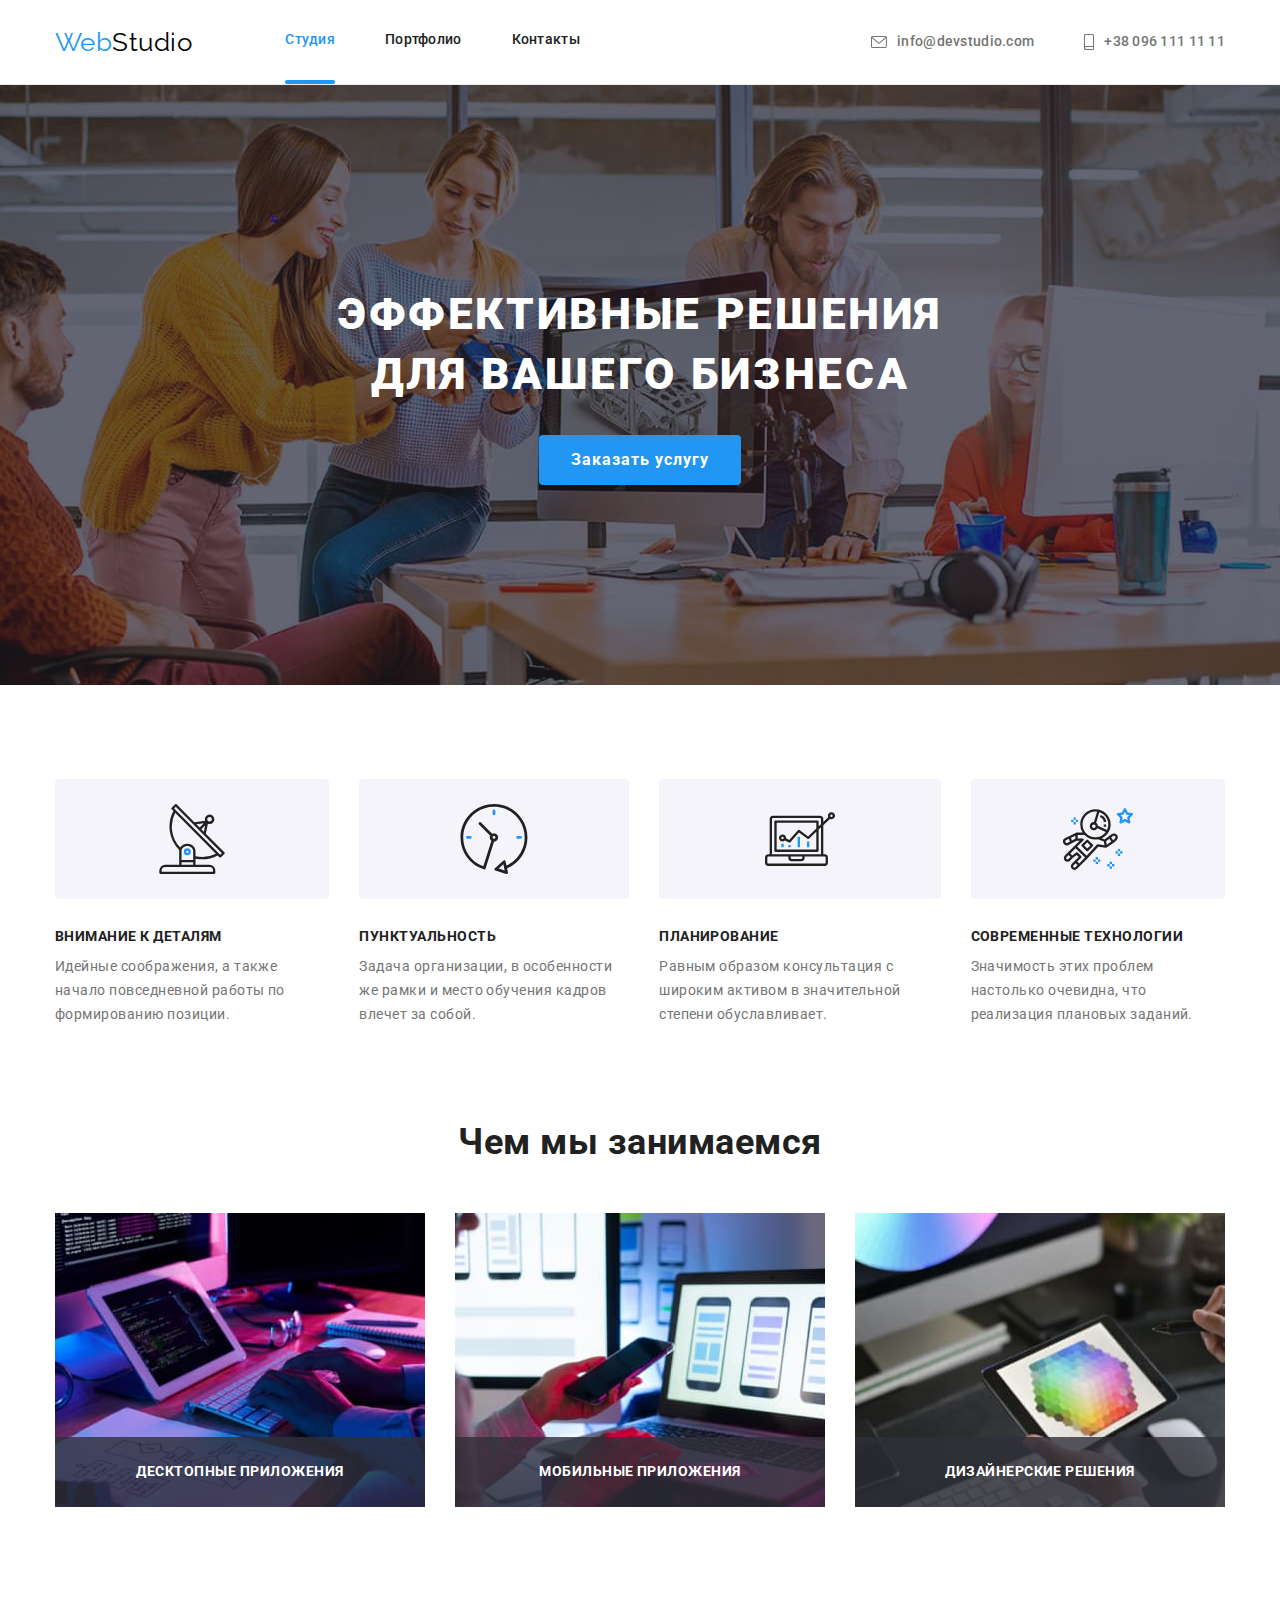
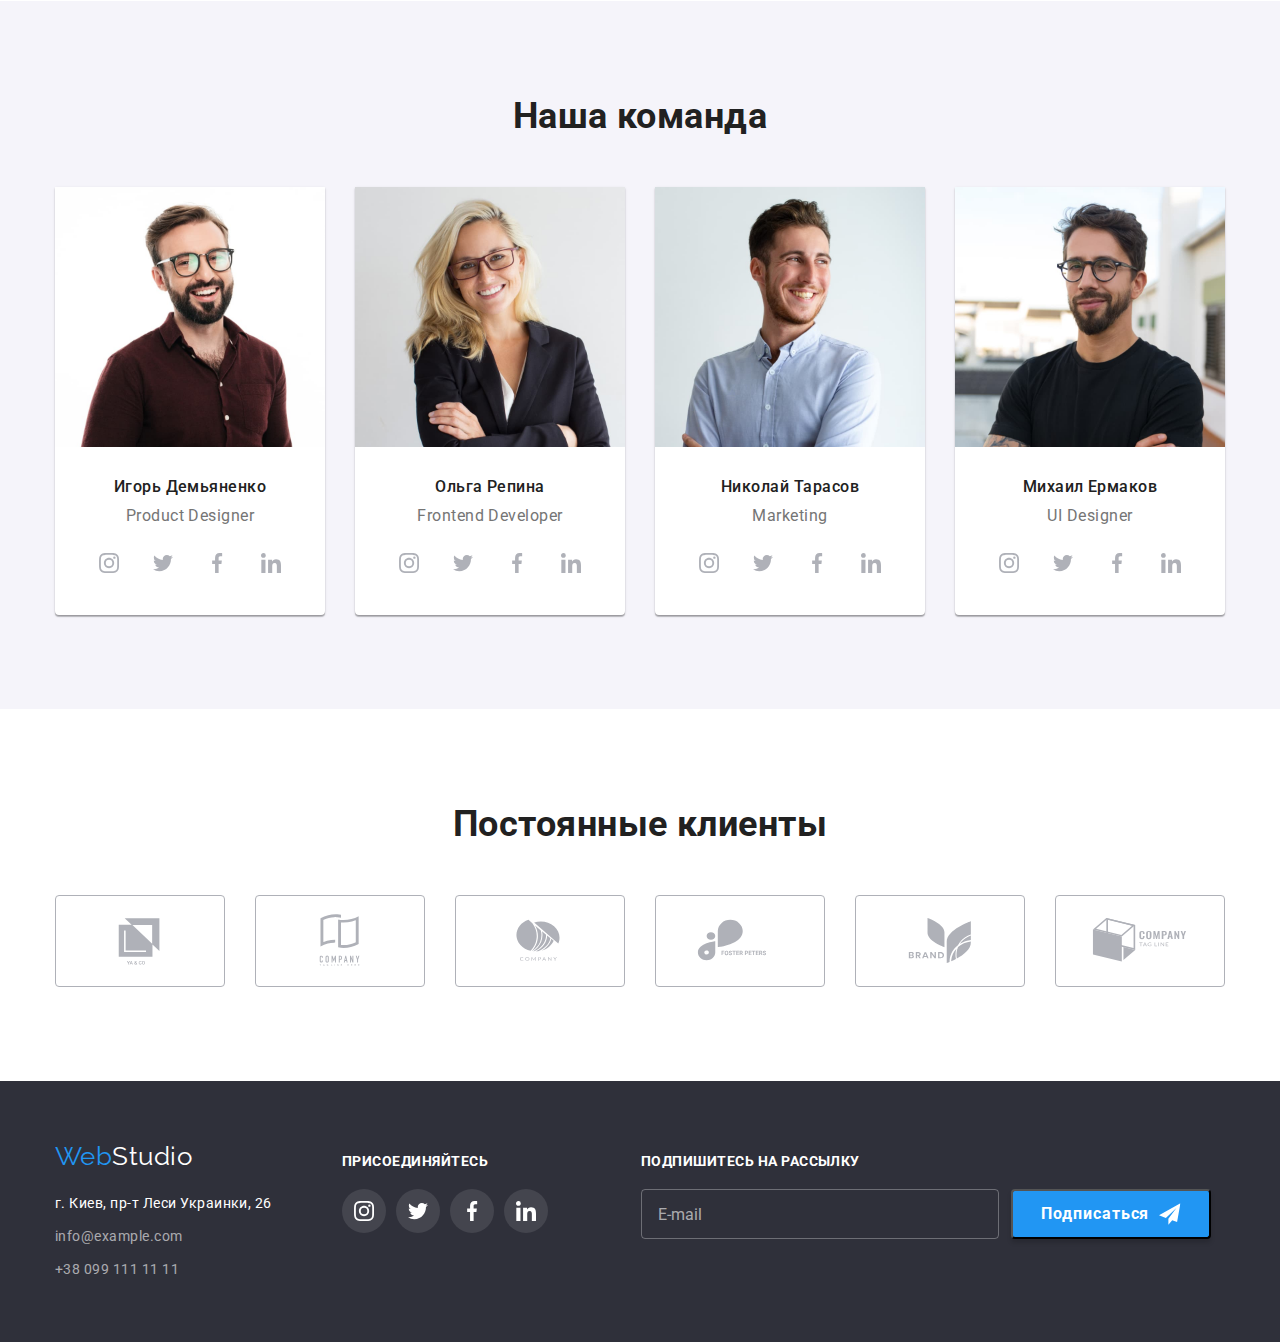
<file: index.html>
<!DOCTYPE html>
<html lang="ru">
<head>
    <meta charset="UTF-8">
    <meta http-equiv="X-UA-Compatible" content="IE=edge">
    <meta name="viewport" content="width=device-width, initial-scale=1.0">
    <title>Cтудия</title>
    <link href="https://fonts.googleapis.com/css2?family=Raleway:wght@700&family=Roboto:wght@400;500;700;900&display=swap" rel="stylesheet">
    <link rel="stylesheet" href="https://cdnjs.cloudflare.com/ajax/libs/modern-normalize/1.0.0/modern-normalize.min.css">
    <link rel="stylesheet" href="./css/styles.css">
</head>
<body>
     <!--Шапка сайта-->
    <header class="header">
        <div class="container top-line">
            <nav class="nav">
                <a href="./index.html" class="logo link">
                    Web<span class="accent">Studio</span>
                </a>
                <ul class="site-nav list">
                    <li class="item current"><a class="link current" href="./index.html">Студия</a></li>
                    <li class="item"><a class="link" href="./portfolio.html">Портфолио</a></li>
                    <li class="item"><a class="link" href="">Контакты</a></li>
                </ul>
            </nav>
            <ul class="contacs-nav list">
                <li class="item">
                    <a class="link" href="mailto:info@devstudio.com">
                        <svg class="envelope">
                            <use href="./images/icons.svg#icon-envelope"></use>
                        </svg>
                        info@devstudio.com
                    </a>
                </li>
                <li class="item">
                    <a class="link" href="tel:+380961111111">
                        <svg class="smartphone">
                            <use href="./images/icons.svg#icon-smartphone"></use>
                        </svg>
                        +38 096 111 11 11
                    </a>
                </li>
            </ul>
        </div>
    </header>
    <main>
        <!--Герой-->
        <div>
            <section class="hero">
                <h1 class="hero-title">Эффективные решения<br>для вашего бизнеса</h1>
                <button class="button" type="button" data-modal-open>Заказать услугу</button>
            </section>
        </div>
        <!--Особенности-->
        <section class="section section-features">
            <div class="container">
                <!--<h2>Особенности</h2>-->
                <ul class="list">
                    <li class="item"> 
                        <div class="icon">
                            <svg class="icon-img">
                                <use href="./images/icons.svg#icon-antenna"></use>
                            </svg>
                        </div>
                        <h3 class="title">Внимание к деталям</h3> 
                        <p class="text">Идейные соображения, а также начало повседневной работы по формированию позиции.</p>
                    </li>
                    <li class="item">
                        <div class="icon">
                            <svg class="icon-img">
                                <use href="./images/icons.svg#icon-clock"></use>
                            </svg>
                        </div>
                        <h3 class="title">Пунктуальность</h3>
                        <p class="text">Задача организации, в особенности же рамки и место обучения кадров влечет за собой.</p>
                    </li>
                    <li class="item">
                        <div class="icon">
                            <svg class="icon-img">
                                <use href="./images/icons.svg#icon-diagram"></use>
                            </svg>
                        </div>
                        <h3 class="title">Планирование</h3>
                        <p class="text">Равным образом консультация с широким активом в значительной степени обуславливает.</p>
                    </li>
                    <li class="item">
                        <div class="icon">
                            <svg class="icon-img">
                                <use href="./images/icons.svg#icon-astronaut"></use>
                            </svg>
                        </div>
                        <h3 class="title">Современные технологии</h3>
                        <p class="text">Значимость этих проблем настолько очевидна, что реализация плановых заданий.</p>
                    </li>
                </ul>
            </div>
        </section>
        <!--Чем мы занимаемся-->
        <section class="section section-job">
            <div class="container">
                <h2 class="title">Чем мы занимаемся</h2>
                <ul class="list">
                    <li class="item"><img class="picture" src="./images/jobs/img1.jpg" alt="Разработка сайтов" width="370" height="294">
                        <div class="description-job">
                            <p class="title">Десктопные приложения</p>
                        </div> 
                    </li>
                    <li class="item"><img class="picture" src="./images/jobs/img2.jpg" alt="Разработка мобильных приложений" width="370" height="294">
                        <div class="description-job">
                            <p class="title">Мобильные приложения</p>
                        </div> 
                    </li>
                    <li class="item"><img class="picture" src="./images/jobs/img3.jpg" alt="Разработка приложений для планшетов" width="370" height="294">
                        <div class="description-job">
                            <p class="title">Дизайнерские решения</p>
                        </div> 
                    </li>
                </ul>
            </div>
        </section>
        <!--Наша команда-->
        <section class="section section-team">
            <div class="container">
                <h2 class="title">Наша команда</h2>
                <ul class="list">
                    <li class="item">
                        <img class="foto" src="./images/team/photo1.jpg" alt="Фото дизайнера продукта" width="270" height="260">
                        <div class="description-foto">
                            <h3 class="name">Игорь Демьяненко</h3>
                            <p class="text" lang="en">Product Designer</p>
                            <ul class="list">
                                <li class="item-social">
                                    <a class="social" href="">
                                        <svg class="social-icon">
                                            <use href="./images/icons.svg#icon-instagram"></use>
                                        </svg>
                                    </a>
                                </li>
                                <li class="item-social">
                                    <a class="social" href="">
                                        <svg class="social-icon">
                                            <use href="./images/icons.svg#icon-twitter"></use>
                                        </svg>
                                    </a>
                                </li>
                                <li class="item-social">
                                    <a class="social" href="">
                                        <svg class="social-icon">
                                            <use href="./images/icons.svg#icon-facebook"></use>
                                        </svg>
                                    </a>
                                </li>
                                <li class="item-social">
                                    <a class="social" href="">
                                        <svg class="social-icon">
                                            <use href="./images/icons.svg#icon-linkedin"></use>
                                        </svg>
                                    </a>
                                </li>
                            </ul>
                        </div>
                    </li>
                    <li class="item">
                        <img class="foto" src="./images/team/photo2.jpg" alt="Фото Frontend разработчика" width="270" height="260"> 
                        <div class="description-foto">
                            <h3 class="name">Ольга Репина</h3>
                            <p class="text" lang="en">Frontend Developer</p>    
                            <ul class="list">
                                <li class="item-social">
                                    <a class="social" href="">
                                        <svg class="social-icon">
                                            <use href="./images/icons.svg#icon-instagram"></use>
                                        </svg>
                                    </a>
                                </li>
                                <li class="item-social">
                                    <a class="social" href="">
                                        <svg class="social-icon">
                                            <use href="./images/icons.svg#icon-twitter"></use>
                                        </svg>
                                    </a>
                                </li>
                                <li class="item-social">
                                    <a class="social" href="">
                                        <svg class="social-icon">
                                            <use href="./images/icons.svg#icon-facebook"></use>
                                        </svg>
                                    </a>
                                </li>
                                <li class="item-social">
                                    <a class="social" href="">
                                        <svg class="social-icon">
                                            <use href="./images/icons.svg#icon-linkedin"></use>
                                        </svg>
                                    </a>
                                </li>
                            </ul>
                        </div>
                    </li>
                    <li class="item">
                        <img class="foto" src="./images/team/photo3.jpg" alt="Фото сотрудника одела маркетинга" width="270" height="260">
                        <div class="description-foto">
                            <h3 class="name">Николай Тарасов</h3>
                            <p class="text" lang="en">Marketing</p>
                            <ul class="list">
                                <li class="item-social">
                                    <a class="social" href="">
                                        <svg class="social-icon">
                                            <use href="./images/icons.svg#icon-instagram"></use>
                                        </svg>
                                    </a>
                                </li>
                                <li class="item-social">
                                    <a class="social" href="">
                                        <svg class="social-icon">
                                            <use href="./images/icons.svg#icon-twitter"></use>
                                        </svg>
                                    </a>
                                </li>
                                <li class="item-social">
                                    <a class="social" href="">
                                        <svg class="social-icon">
                                            <use href="./images/icons.svg#icon-facebook"></use>
                                        </svg>
                                    </a>
                                </li>
                                <li class="item-social">
                                    <a class="social" href="">
                                        <svg class="social-icon">
                                            <use href="./images/icons.svg#icon-linkedin"></use>
                                        </svg>
                                    </a>
                                </li>
                            </ul>
                        </div>
                    </li>
                    <li class="item">
                        <img class="foto" src="./images/team/photo4.jpg" alt="Фото UI Дизайнера" width="270" height="260">
                        <div class="description-foto">
                            <h3 class="name">Михаил Ермаков</h3>
                            <p class="text" lang="en">UI Designer</p>
                            <ul class="list">
                                <li class="item-social">
                                    <a class="social" href="">
                                        <svg class="social-icon">
                                            <use href="./images/icons.svg#icon-instagram"></use>
                                        </svg>
                                    </a>
                                </li>
                                <li class="item-social">
                                    <a class="social" href="">
                                        <svg class="social-icon">
                                            <use href="./images/icons.svg#icon-twitter"></use>
                                        </svg>
                                    </a>
                                </li>
                                <li class="item-social">
                                    <a class="social" href="">
                                        <svg class="social-icon">
                                            <use href="./images/icons.svg#icon-facebook"></use>
                                        </svg>
                                    </a>
                                </li>
                                <li class="item-social">
                                    <a class="social" href="">
                                        <svg class="social-icon">
                                            <use href="./images/icons.svg#icon-linkedin"></use>
                                        </svg>
                                    </a>
                                </li>
                            </ul>
                        </div>
                    </li>
                </ul>
            </div>
        </section>
        <section class="section section-clients">
            <div class="container">
                <h2 class="title">Постоянные клиенты</h2>
                <ul class="list">
                    <li class="item">
                        <a class="link" href="">
                            <svg class="icon-logo">
                                <use href="./images/icons.svg#icon-logo1"></use>
                            </svg>
                        </a>
                    </li>
                    <li class="item">
                        <a class="link" href="">
                            <svg class="icon-logo">
                                <use href="./images/icons.svg#icon-logo2"></use>
                            </svg>
                        </a>
                    </li>
                    <li class="item">
                        <a class="link" href="">
                            <svg class="icon-logo">
                                <use href="./images/icons.svg#icon-logo3"></use>
                            </svg>
                        </a>
                    </li>
                    <li class="item">
                        <a class="link" href="">
                            <svg class="icon-logo logo4">
                                <use href="./images/icons.svg#icon-logo4"></use>
                            </svg>
                        </a>
                    </li>
                    <li class="item">
                        <a class="link" href="">
                            <svg class="icon-logo">
                                <use href="./images/icons.svg#icon-logo5"></use>
                            </svg>
                        </a>
                    </li>
                    <li class="item">
                        <a class="link" href="">
                            <svg class="icon-logo">
                                <use href="./images/icons.svg#icon-logo6"></use>
                            </svg>
                        </a>
                    </li>
                </ul>
            </div>
        </section>
    </main>
    <!--Подвал сайта-->
    <footer class="site-footer">
        <div class="container">
            <div class="logo-address">
                <a href="./index.html" class="logo-footer link">
                    Web<span class="accent">Studio</span>
                </a>
                <address>
                    <ul class="address list">
                        <li class="text">г. Киев, пр-т Леси Украинки, 26</li>
                        <li><a class="link" href="mailto:info@example.com">info@example.com</a></li>
                        <li><a class="link last" href="tel:+380991111111">+38 099 111 11 11</a></li>
                    </ul>
                </address>
            </div>
            <div class="social-footer">
                <p class="text">ПРИСОЕДИНЯЙТЕСЬ</p>
                <ul class="list">
                    <li class="item-footer-social">
                        <a class="footer-social" href="">
                            <svg class="footer-social-icon">
                                <use href="./images/icons.svg#icon-instagram"></use>
                            </svg>
                        </a>
                    </li>
                    <li class="item-footer-social">
                        <a class="footer-social" href="">
                            <svg class="footer-social-icon">
                                <use href="./images/icons.svg#icon-twitter"></use>
                            </svg>
                        </a>
                    </li>
                    <li class="item-footer-social">
                        <a class="footer-social" href="">
                            <svg class="footer-social-icon">
                                <use href="./images/icons.svg#icon-facebook"></use>
                            </svg>
                        </a>
                    </li>
                    <li class="item-footer-social">
                        <a class="footer-social" href="">
                            <svg class="footer-social-icon">
                                <use href="./images/icons.svg#icon-linkedin"></use>
                            </svg>
                        </a>
                    </li>
                </ul>
            </div>
            <div class="subscription">
                <p class="text">ПОДПИШИТЕСЬ НА РАССЫЛКУ</p>
                <form class="form-footer">
                    <input class="footer-input" type="email" name="email" placeholder="E-mail"/>
                    <button type="submit" class="button-footer-submit">Подписаться
                        <svg class="send" width="24px" height="24px">
                            <use href="./images/icons.svg#icon-send"></use>
                        </svg>
                    </button>
                </form> 
            </div>
        </div>
    </footer>
    <div class="backdrop" data-modal>
        <div class="modal-window">
            <button class="modal-button" type="button" data-modal-close>
                <svg class="icon-close" width="18px" height="18px">
                    <use href="./images/icons.svg#icon-close"></use>
                </svg>
            </button>
            <form action="#" class="modal-form">
                <p class="modal-window-text">Оставьте свои данные, мы вам перезвоним</p>
                <label class="modal-label">
                    Имя
                    <span class="modal-input-and-icon">
                        <input type="text" name="user-name" class="modal-input" minlength="2" required>
                        <svg class="modal-icon" width="18px" height="18px">
                            <use href="./images/icons.svg#icon-person"></use>
                        </svg>
                    </span>
                </label>
                <label class="modal-label">
                    Телефон
                    <span class="modal-input-and-icon">
                        <input type="tel" name="user-telephone" class="modal-input" pattern="[0-9]{3}-[0-9]{3}-[0-9]{2}-[0-9]{2}" title="000-000-00-00" required>
                        <svg class="modal-icon" width="18px" height="18px">
                            <use href="./images/icons.svg#icon-phone"></use>
                        </svg>
                    </span>
                </label>
                <label class="modal-label">
                    Почта
                    <span class="modal-input-and-icon">
                        <input type="email" name="user-email" class="modal-input" required>
                        <svg class="modal-icon" width="18px" height="18px">
                            <use href="./images/icons.svg#icon-email"></use>
                        </svg>
                    </span>
                </label>
                <label class="modal-label">
                    Комментарий
                    <textarea class="modal-message" name="user-message" placeholder="Введите текст"></textarea>
                </label>
                <input type="checkbox" name="user-agreement" class="modal-checkbox visualy-hidden" id="modal-checkbox" required>
                <label for="modal-checkbox" class="modal-label-checkbox">
                    <svg class="checkbox-square" width="16px" height="15px">
                        <use href="./images/icons.svg#icon-square"></use>
                    </svg>
                    <svg class="checkbox-mark" width="16px" height="15px">
                        <use href="./images/icons.svg#icon-check"></use>
                    </svg>
                    Соглашаюсь с рассылкой и принимаю 
                    <a href="" class="modal-link">Условия договора</a>
                </label>
                <button type="submit" class="modal-form-button">Отправить</button>
            </form> 
            
        </div>
    </div>

    <script src="./js/modal.js"></script>
</body>
</html>
</file>
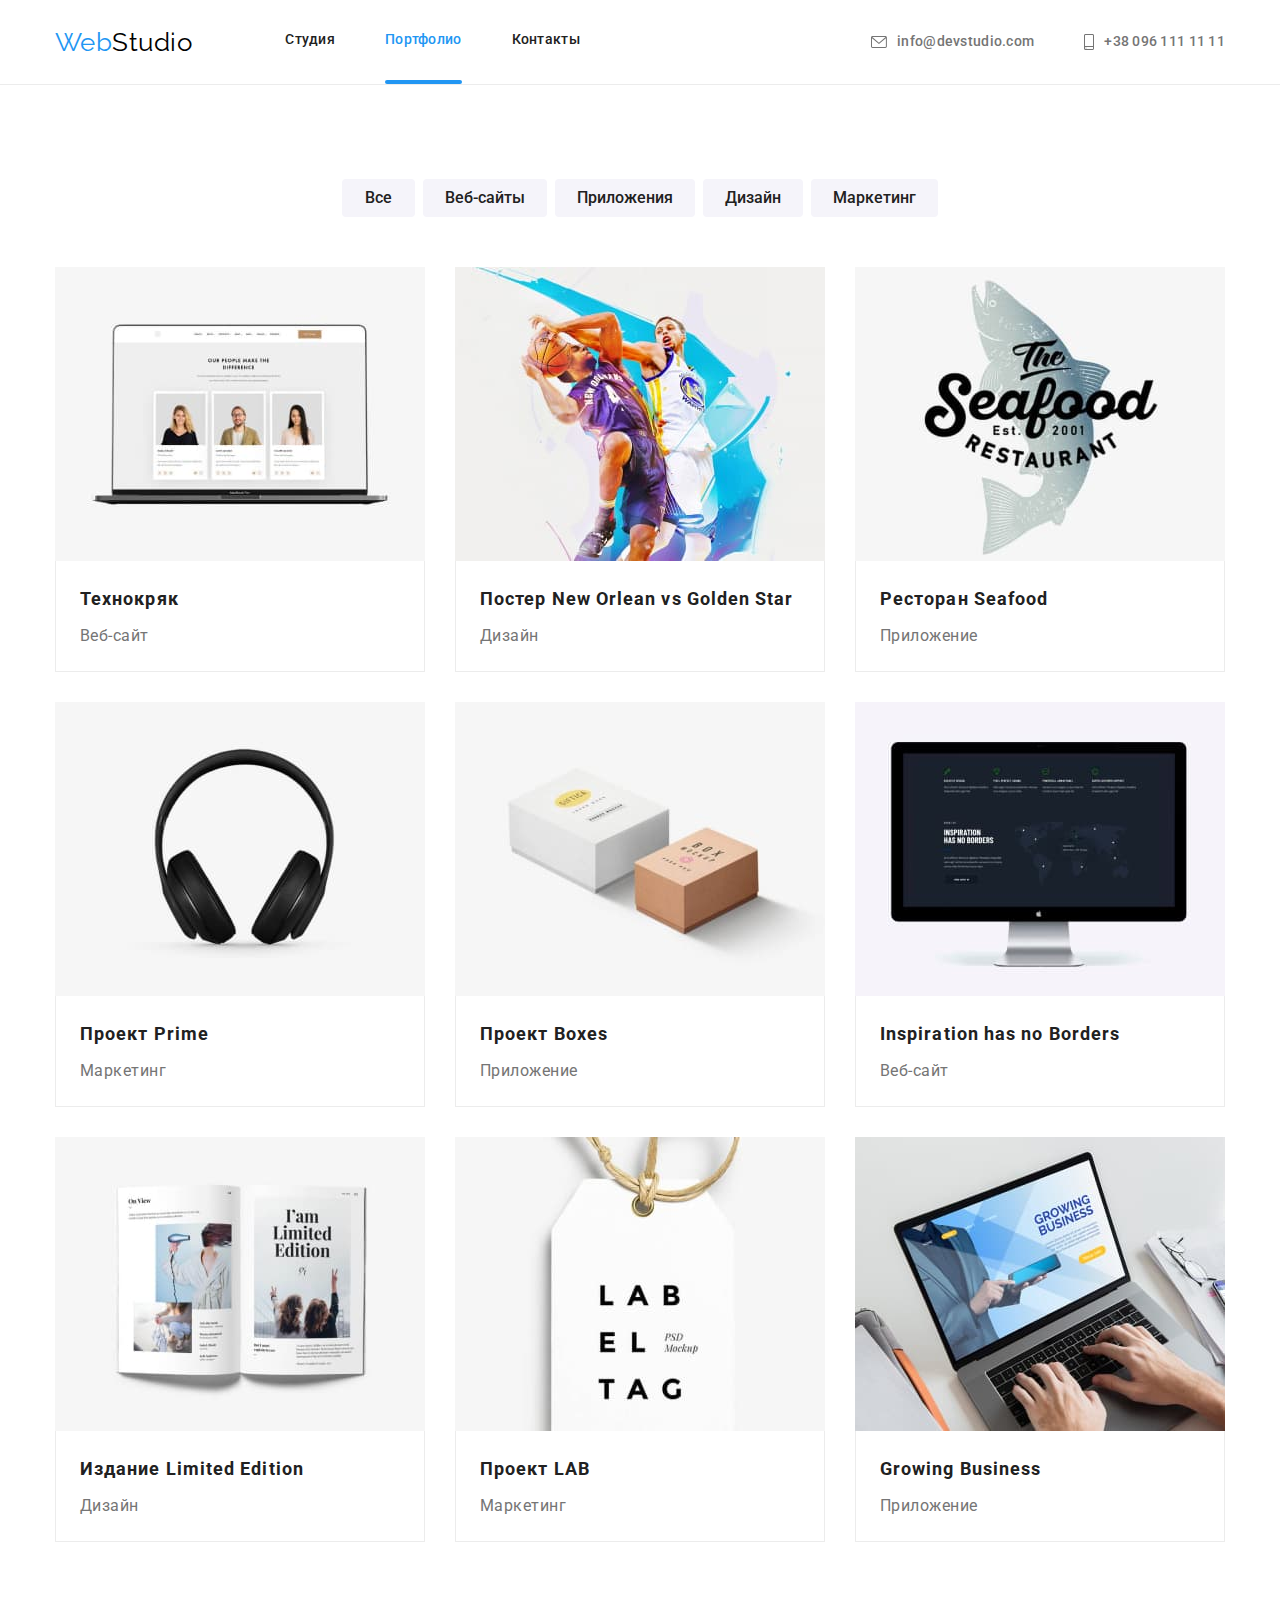
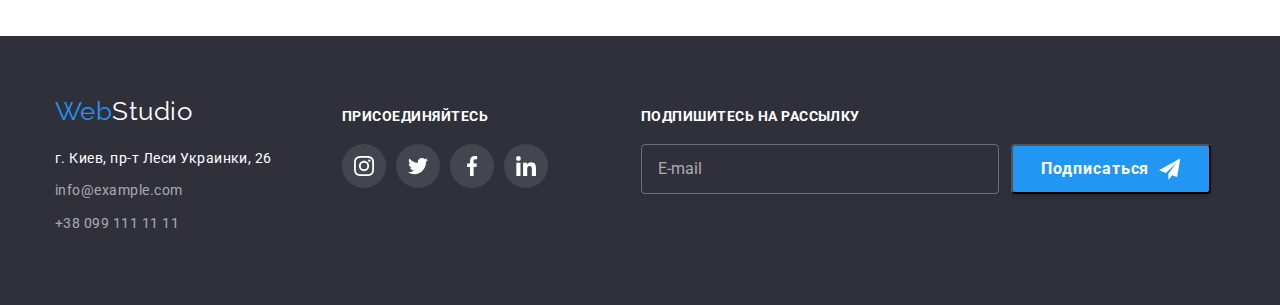
<file: portfolio.html>
<!DOCTYPE html>
<html lang="ru">
<head>
    <meta charset="UTF-8">
    <meta http-equiv="X-UA-Compatible" content="IE=edge">
    <meta name="viewport" content="width=device-width, initial-scale=1.0">
    <title>Портфолио</title>
    <link href="https://fonts.googleapis.com/css2?family=Raleway:wght@700&family=Roboto:wght@400;500;700;900&display=swap" rel="stylesheet">
    <link rel="stylesheet" href="https://cdnjs.cloudflare.com/ajax/libs/modern-normalize/1.0.0/modern-normalize.min.css">
    <link rel="stylesheet" href="./css/styles.css">
</head>
<body>
    <!--Шапка сайта-->
    <header class="header">
        <div class="container top-line">
            <nav class="nav">
                <a href="./index.html" class="logo link">
                    Web<span class="accent">Studio</span>
                </a>
                <ul class="site-nav list">
                    <li class="item"><a class="link" href="./index.html">Студия</a></li>
                    <li class="item current"><a class="link current" href="./portfolio.html">Портфолио</a></li>
                    <li class="item"><a class="link" href="">Контакты</a></li>
                </ul>
            </nav>
            <ul class="contacs-nav list">
                <li class="item">
                    <a class="link" href="mailto:info@devstudio.com">
                        <svg class="envelope">
                            <use href="./images/icons.svg#icon-envelope"></use>
                        </svg>
                        info@devstudio.com
                    </a>
                </li>
                <li class="item">
                    <a class="link" href="tel:+380961111111">
                        <svg class="smartphone">
                            <use href="./images/icons.svg#icon-smartphone"></use>
                        </svg>
                        +38 096 111 11 11
                    </a>
                </li>
            </ul>
        </div>
    </header>
        <main>
            <section class="section section-portfolio">
                <div class="container">
                    <!--Фильтры-->
                    <ul class="list-buttons">
                        <li class="item"><button class="button-portfolio" type="button">Все</button></li>
                        <li class="item"><button class="button-portfolio" type="button">Веб-сайты</button></li>
                        <li class="item"><button class="button-portfolio" type="button">Приложения</button></li>
                        <li class="item"><button class="button-portfolio" type="button">Дизайн</button></li>
                        <li class="item"><button class="button-portfolio" type="button">Маркетинг</button></li>
                    </ul>
                    <!--Портфолио-->
                    <ul class="list-img">
                        <li class="item">
                            <div class="picture-and-overlay">
                                <img class="picture" src="./images/portfolio/img7.jpg" alt="Экран ноутбука с сайтом" width="370" height="294">
                                <p class="overlay">Технокряк это современная площадка распространения коронавируса. Компании используют эту платформу для цифрового шпионажа и атак на защищённые сервера конкурентов.</p>
                            </div>
                            <div class="title-text">
                                <h3 class="title">Технокряк</h3>
                                <p class="text">Веб-сайт</p>
                            </div>  
                        </li>
                        <li class="item">
                            <div class="picture-and-overlay">
                                <img class="picture" src="./images/portfolio/img8.jpg" alt="Постер" width="370" height="294"> 
                                <p class="overlay">Lorem ipsum, dolor sit amet consectetur adipisicing elit. Natus distinctio eaque cumque, eum necessitatibus architecto libero cupiditate, esse itaque optio, maxime fugit quaerat sint non dolore tenetur. Ipsum, mollitia magni?</p>
                            </div>
                            <div class="title-text">
                                <h3 class="title">Постер New Orlean vs Golden Star</h3>
                                <p class="text">Дизайн</p>
                            </div>
                        </li>
                        <li class="item">
                            <div class="picture-and-overlay">
                                <img class="picture" src="./images/portfolio/img9.jpg" alt="Логотип ресторана Seefood" width="370" height="294">
                                <p class="overlay">Lorem ipsum dolor sit amet consectetur adipisicing elit. Nostrum nisi eaque delectus consequuntur aliquam quam totam numquam mollitia? Eligendi eum consequatur ratione soluta deserunt commodi dolor sapiente tenetur. Aut, vitae!</p>
                            </div>
                            <div class="title-text">
                                <h3 class="title">Ресторан Seafood</h3>
                                <p class="text">Приложение</p>
                            </div>
                        </li>
                        <li class="item">
                            <div class="picture-and-overlay">
                                <img class="picture" src="./images/portfolio/img10.jpg" alt="Наушники" width="370" height="294">
                                <p class="overlay">Lorem ipsum dolor sit amet, consectetur adipisicing elit. Animi corporis sint quibusdam aut alias quidem, neque, obcaecati dolorem possimus vitae consequatur dolore mollitia porro reprehenderit inventore! Quam maxime consequatur et!</p>
                            </div>
                            <div class="title-text">
                                <h3 class="title">Проект Prime</h3>
                                <p class="text">Маркетинг</p>
                            </div>
                        </li>
                        <li class="item">
                            <div class="picture-and-overlay">
                                <img class="picture" src="./images/portfolio/img11.jpg" alt="Две коробки" width="370" height="294">
                                <p class="overlay">Lorem, ipsum dolor sit amet consectetur adipisicing elit. Officia animi quibusdam voluptatibus hic suscipit reiciendis consequatur. Facere, dolore. Assumenda, facere! Laborum molestias deserunt ea consequuntur, error nobis quo explicabo laboriosam!</p>
                            </div>
                            <div class="title-text">
                                <h3 class="title">Проект Boxes</h3>
                                <p class="text">Приложение</p>
                            </div>
                        </li>
                        <li class="item">
                            <div class="picture-and-overlay">
                                <img class="picture" src="./images/portfolio/img12.jpg" alt="Экран монитора с сайтом" width="370" height="294">
                                <p class="overlay">Lorem ipsum dolor sit amet consectetur adipisicing elit. Nisi ipsa maiores deserunt nostrum nihil aperiam iste earum, quisquam corrupti exercitationem esse laudantium ratione adipisci officia assumenda quasi eum, nesciunt explicabo.</p>
                            </div>
                            <div class="title-text">
                                <h3 class="title" lang="en">Inspiration has no Borders</h3>
                                <p class="text">Веб-сайт</p>
                            </div>
                        </li>
                        <li class="item">
                            <div class="picture-and-overlay">
                                <img  class="picture" src="./images/portfolio/img13.jpg" alt="Открытый журнал" width="370" height="294">
                                <p class="overlay">Lorem ipsum dolor sit amet consectetur, adipisicing elit. Suscipit sit perspiciatis aliquid a consectetur molestiae saepe eos, quis velit nostrum minima voluptas dignissimos obcaecati ipsum autem reiciendis recusandae possimus dolorem.</p>
                            </div>
                            <div class="title-text">
                                <h3 class="title">Издание Limited Edition</h3>
                                <p class="text">Дизайн</p>
                            </div>
                        </li>
                        <li class="item">
                            <div class="picture-and-overlay">
                                <img class="picture" src="./images/portfolio/img14.jpg" alt="Бирка с логотипом проекта LAB" width="370" height="294">
                                <p class="overlay">Lorem ipsum dolor sit amet, consectetur adipisicing elit. Error qui velit consequuntur cum quaerat blanditiis odio nam assumenda est vitae! Quasi, blanditiis totam laborum ea nobis libero alias. Veritatis, repellendus.</p>
                            </div>
                            <div class="title-text">
                                <h3 class="title">Проект LAB</h3>
                                <p class="text">Маркетинг</p>
                            </div>
                        </li>
                        <li class="item">
                            <div class="picture-and-overlay">
                                <img class="picture" src="./images/portfolio/img15.jpg" alt="Ноутбук с открытым приложением" width="370" height="294">
                                <p class="overlay">Lorem ipsum, dolor sit amet consectetur adipisicing elit. Fuga, repellat, similique eius eaque quisquam fugit unde quod ab nobis vitae eligendi minima quae excepturi ullam nulla! Earum dignissimos aut ad.</p>
                            </div>
                            <div class="title-text">
                                <h3 class="title">Growing Business</h3>
                                <p class="text">Приложение</p>
                            </div>
                        </li>
                    </ul>
                </div>
            </section>
        </main> 
        <footer class="site-footer">
            <div class="container">
                <div class="logo-address">
                    <a href="./index.html" class="logo-footer link">
                        Web<span class="accent">Studio</span>
                    </a>
                    <address>
                        <ul class="address list">
                            <li class="text">г. Киев, пр-т Леси Украинки, 26</li>
                            <li><a class="link" href="mailto:info@example.com">info@example.com</a></li>
                            <li><a class="link" href="tel:+380991111111">+38 099 111 11 11</a></li>
                        </ul>
                    </address>
                </div>    
                <div class="social-footer">
                    <p class="text">ПРИСОЕДИНЯЙТЕСЬ</p>
                    <ul class="list">
                        <li class="item-footer-social">
                            <a class="footer-social" href="">
                                <svg class="footer-social-icon">
                                    <use href="./images/icons.svg#icon-instagram"></use>
                                </svg>
                            </a>
                        </li>
                        <li class="item-footer-social">
                            <a class="footer-social" href="">
                                <svg class="footer-social-icon">
                                    <use href="./images/icons.svg#icon-twitter"></use>
                                </svg>
                            </a>
                        </li>
                        <li class="item-footer-social">
                            <a class="footer-social" href="">
                                <svg class="footer-social-icon">
                                    <use href="./images/icons.svg#icon-facebook"></use>
                                </svg>
                            </a>
                        </li>
                        <li class="item-footer-social">
                            <a class="footer-social" href="">
                                <svg class="footer-social-icon">
                                    <use href="./images/icons.svg#icon-linkedin"></use>
                                </svg>
                            </a>
                        </li>
                    </ul>
                </div>
                <div class="subscription">
                    <p class="text">ПОДПИШИТЕСЬ НА РАССЫЛКУ</p>
                    <form class="form-footer">
                        <input class="footer-input" type="email" name="email" placeholder="E-mail"/>
                        <button type="submit" class="button-footer-submit">Подписаться
                            <svg class="send" width="24px" height="24px">
                                <use href="./images/icons.svg#icon-send"></use>
                            </svg>
                        </button>
                    </form> 
                </div>
            </div>
        </footer>
</body>
</html>
</file>
<file: css/styles.css>
:root {
    --title-text-color: #212121;
    --primary-text-color: #757575;
}
body {
    background: #FFFFFF;
    color: var(--primary-text-color);
    font-family: Roboto, sans-serif; 
    letter-spacing: 0.03em;
}
.link {
    text-decoration: none;
}
.list, .list-buttons, .list-img {
    padding: 0;
    margin: 0;
    list-style: none;
}
.container{
    width: 1200px;
    padding-left: 15px;
    padding-right: 15px;
    margin-left: auto;
    margin-right: auto;
}
.header{
    border-bottom: 1px solid #ECECEC;
}
.visualy-hidden {
    position: absolute !important;
    clip: rect(1px 1px 1px 1px);
    clip: rect(1px, 1px, 1px, 1px);
    padding: 0 !important;
    border: 0 !important;
    height: 1px !important;
    width: 1px !important;
    overflow: hidden; 
}
/*Логотип */
.logo {
    margin-right: 93px;
    
    color: #2196F3;
    font-family: Raleway, sans-serif;
    font-size: 26px;
    line-height: 1.19;
}
.logo .accent{
    color: #000000;
}
/* Навигация сайта */
.top-line, .nav {
    display: flex;
    align-items: center;
}
.site-nav,
.contacs-nav {
    display: flex;
    margin-left: auto;
}
.site-nav .item:not(:last-child),
.contacs-nav .item:not(:last-child) {
    margin-right: 50px;
}
.site-nav .link{
    display: block;
    padding-top: 32px;
    padding-bottom: 32px;

    color: var(--title-text-color);
    font-weight: 500;
    font-size: 14px;
    line-height: 1.14;
    letter-spacing: 0.02em;

    transition: color 250ms cubic-bezier(0.4, 0, 0.2, 1);
}
.contacs-nav .link {
    display: flex;
    align-items: center;
    padding-top: 32px;
    padding-bottom: 32px;

    color: var(--primary-text-color);
    font-weight: 500;
    font-size: 14px;
    line-height: 1.14;
    letter-spacing: 0.02em;

    transition: color 250ms cubic-bezier(0.4, 0, 0.2, 1);
}
.envelope{
    width: 16px;
    height: 12px;
    margin-right: 10px;
    fill: #757575;
    transition: fill 250ms cubic-bezier(0.4, 0, 0.2, 1);
}
.smartphone{
    width: 10px;
    height: 16px;
    margin-right: 10px;
    fill: #757575;
    transition: fill 250ms cubic-bezier(0.4, 0, 0.2, 1);
}
.contacs-nav .link:hover .envelope,
.contacs-nav .link:focus .envelope,
.contacs-nav .link:hover .smartphone,
.contacs-nav .link:focus .smartphone {
    fill: #2196F3;
}
.site-nav .link:hover,
.site-nav .link:focus,
.contacs-nav .link:hover,
.contacs-nav .link:focus { 
    color: #2196F3;
}
.item.current::after{
    content: "";
    display: block;

    height: 4px;
    background: #2196F3;
    border-radius: 2px;
}
.site-nav .link.current {
    color: #2196F3;
} 
/* Герой */
.hero {
    background-color: #C4C4C4;
    height: 600px;
    max-width: 1600px;
    text-align: center;
    margin-left: auto;
    margin-right: auto;
    padding-top: 200px;
    padding-bottom: 200px;
    background-image: linear-gradient(
        to right,
        rgba(47, 48, 58, 0.4),
        rgba(47, 48, 58, 0.4)
    ), url(../images/hero.jpg);
    
    background-position: center;
    background-repeat: no-repeat;
    background-size: cover;
}
.hero-title {
    color: #FFFFFF;
    font-weight: 900;
    font-size: 44px;
    line-height: 1.36;
    letter-spacing: 0.06em;
    text-transform: uppercase;
    margin-top: 0px;
    margin-bottom: 30px;
}
/* Секции */
.section{
    padding-top: 94px;
    padding-bottom: 94px;
}
/* Секции главной страницы */
.section-features{
    padding-bottom: 47px;
}
.section-job{
    padding-top: 47px;
}
.section-features .list,
.section-job .list,
.section-team .list,
.section-clients .list{
    display: flex;
}
.section-features .item:not(:last-child),
.section-job .item:not(:last-child),
.section-team .item:not(:last-child),
.section-clients .item:not(:last-child)  {
        margin-right: 30px;
}
.section-features .icon{
    height: 120px;
    background-color: #F5F4FA;
    border-radius: 4px;
    margin-right: 0;
    margin-bottom: 30px;
}
.icon {
    display: flex;
    justify-content: center;
    align-items: center;
}
.icon-img{
    width: 70px;
    height: 70px;
}
.section-features .title {
    color: var(--title-text-color);
    font-weight: 700;
    font-size: 14px;
    line-height: 1.14;
    text-transform: uppercase;
    margin-top: 0px;
    margin-bottom: 10px;
}
.section-features .text{
    font-size: 14px;
    line-height: 1.71;
    margin-top: 0px;
    margin-bottom: 0px;
}
.picture, .foto{
    display: block;
}
.section-job .title,
.section-team .title,
.section-clients .title{
    color: var(--title-text-color);
    font-size: 36px;
    line-height: 1.17;
    text-align: center;
    margin-top: 0px;
    margin-bottom: 50px;
}
.section-job .item {
    position: relative;
}
.section-job .description-job {
    width: 370px;
    background: rgba(47, 48, 58, 0.8);
    position: absolute;
    bottom: 0; 
}
.description-job .title {
    color: #FFFFFF;
    font-weight: 700;
    font-size: 14px;
    line-height: 1.14;
    text-transform: uppercase;
    text-align: center;
    padding-top: 27px;
    padding-bottom: 27px;
    margin-bottom: 0;
}
.section-team { 
    background-color: #F5F4FA;
}
.section-team .item {
    background-color: #FFFFFF;
    box-shadow: 0px 1px 3px rgba(0, 0, 0, 0.12), 0px 1px 1px rgba(0, 0, 0, 0.14), 0px 2px 1px rgba(0, 0, 0, 0.2);
    border-radius: 0px 0px 4px 4px;
}
.description-foto{
    padding-top: 30px;
    padding-bottom: 30px;
}
.section-team .name{
    color: var(--title-text-color);
    font-weight: 500;
    font-size: 16px;
    line-height: 1.19;
    margin-top: 0px;
    margin-bottom: 10px;
    text-align: center;
}
.section-team .text{
    font-size: 16px;
    line-height: 1.19;
    margin-top: 0px;
    margin-bottom: 16px;
    text-align: center;
}
.description-foto .list {
    display: flex;
    justify-content: center;
}
.social{
    display: inline-flex;
    justify-content: center;
    align-items: center;
    width: 44px;
    height: 44px;
    border-radius: 50%;

    transition: background-color 250ms cubic-bezier(0.4, 0, 0.2, 1);
}
.social-icon {
    width: 20px;
    height: 20px;
    fill: #AFB1B8;

    transition: fill 250ms cubic-bezier(0.4, 0, 0.2, 1);
}
.item-social:not(:last-child) {
    margin-right: 10px;
}
.social:hover,
.social:focus{
    background-color: #2196F3;
}
.social:hover .social-icon,
.social:focus .social-icon {
    fill: #FFFFFF;
}
.section-clients .item{
    width: 170px;
    height: 92px;

    border: 1px solid #AFB1B8;
    box-sizing: border-box;
    border-radius: 4px;

    display: flex;
    justify-content: center;
    align-items: center;

    transition: fill 250ms cubic-bezier(0.4, 0, 0.2, 1),
    border 250ms cubic-bezier(0.4, 0, 0.2, 1);
}
.section-clients .link {
    display: flex;
    justify-content: center;
    align-items: center;
    width: 170px;
    height: 92px;
}
.section-clients .icon-logo{
    width: 106px;
    height: 60px;
    fill: #AFB1B8;

    transition: fill 250ms cubic-bezier(0.4, 0, 0.2, 1);
}
.section-clients .item:hover,
.section-clients .item:focus {
    border: 1px solid #2196F3;
    fill: #2196F3;
}
.section-clients .link:hover .icon-logo,
.section-clients .link:focus .icon-logo {
    fill: #2196F3;
}
/* Секции страницы Порфолио */
.list-buttons {
    display: flex;
    justify-content: center;
    margin-bottom: 50px;
}
.list-buttons .item:not(:last-child) {
    margin-right: 8px;
}
.list-img {
    display: flex;
    flex-wrap: wrap;
    margin-left: -30px;
    margin-top: -30px; 
}
.list-img .item {
    width: 370px;
    flex-basis: calc(100% / 3 - 30px);
    margin-left: 30px;
    margin-top: 30px;
    transition: box-shadow 250ms cubic-bezier(0.4, 0, 0.2, 1);
}
.list-img .item:hover {
    box-shadow: 0px 4px 4px rgba(0, 0, 0, 0.25);
}
.title-text{
    border: 1px solid #ECECEC;
    border-top: 0;
    padding: 20px 24px 20px 24px;
}
.section-portfolio .title{
    color: var(--title-text-color);
    font-size: 18px;
    line-height: 2;
    letter-spacing: 0.06em;
    margin-top: 0;
    margin-bottom: 4px;
}
.section-portfolio .text{
    font-size: 16px;
    line-height: 1.87;
    margin-top: 0px;
    margin-bottom: 0;
}
.picture-and-overlay {
    position: relative;
    overflow: hidden;
}
.overlay {
    position: absolute;
    top: 0;
    left: 0;
    background: rgba(33, 150, 243, 0.9);
    font-size: 18px;
    line-height: 1.56;
    color: #FFFFFF;
    width: 100%;
    height: 100%;
    padding: 63px 24px;
    margin: 0;
    overflow: auto;
    opacity: 0;
    transform: translateY(100%);
    transition: transform 250ms cubic-bezier(0.4, 0, 0.2, 1);
}
.list-img .item:hover .overlay {
    transform: translateY(0%);
    opacity: 1;
}   
/* Кнопки */
.button {
    cursor: pointer;
    color: #FFFFFF;
    background-color: #2196F3;
    font-weight: 700;
    font-size: 16px;
    line-height: 1.87;
    letter-spacing: 0.06em;
    border: 0px;
    box-shadow: 0px 4px 4px rgba(0, 0, 0, 0.15);
    border-radius: 4px;
    padding: 10px 32px;
    min-width: 200px;

    transition: background-color 250ms cubic-bezier(0.4, 0, 0.2, 1);
}
.button:hover,
.button:focus {
    background-color:  #188CE8;
}
.button-portfolio {
    cursor: pointer;
    color: var(--title-text-color);
    background-color: #F5F4FA;
    font-family: inherit;
    font-weight: 500;
    font-size: 16px;
    line-height: 1.62;
    text-align: center;
    border: 0px;
    border-radius: 4px;
    padding: 6px 22px;
    min-width: 73px;

    transition: background-color 250ms cubic-bezier(0.4, 0, 0.2, 1),
    color 250ms cubic-bezier(0.4, 0, 0.2, 1),
    box-shadow 250ms cubic-bezier(0.4, 0, 0.2, 1);
}
.button-portfolio:hover,
.button-portfolio:focus{
    background-color: #2196F3;
    color: #FFFFFF;
    box-shadow: 0px 3px 1px rgba(0, 0, 0, 0.1), 0px 1px 2px rgba(0, 0, 0, 0.08), 0px 2px 2px rgba(0, 0, 0, 0.12);
}
.button-footer-submit {
    cursor: pointer;
    display: flex;
    align-items: center;
    margin-left: 12px;
    padding: 10px 28px;
    width: 200px;
    height: 50px;
    font-weight: bold;
    font-size: 16px;
    line-height: 1.87;
    letter-spacing: 0.06em;
    text-align: center;
    color: #FFFFFF;
    background: #2196F3;
    box-shadow: 0px 4px 4px rgba(0, 0, 0, 0.15);
    border-radius: 4px;
    min-width: 200px;
}
.button-footer-submit .send {
    margin-left: 10px;
}
.modal-form-button {
    align-self: center;
    width: 200px;
    height: 50px;
    background: #2196F3;
    border-radius: 4px;
    border: 0;

    font-weight: bold;
    font-size: 16px;
    line-height: 1.87;
    letter-spacing: 0.06em;
    color: #FFFFFF;
}
.modal-form-button:hover {
    cursor: pointer;
    background: #188CE8;
    box-shadow: 0px 4px 4px rgba(0, 0, 0, 0.15);
}
/* Подвал */
.site-footer {
    background-color: #2F303A;
    padding-top: 60px;
    padding-bottom: 60px;
}
.logo-footer{
    color: #2196F3;
    font-family: Raleway;
    font-size: 26px;
    line-height: 1.19;
    display: inline-block;
    margin-bottom: 20px;
}
.logo-footer .accent{
    color: #FFFFFF;
}
.address .text{
    color: #FFFFFF;
    font-style: normal;
    font-size: 14px;
    line-height: 1.71;
    margin-bottom: 9px;
}
.address .link {
    color: #FFFFFF99;
    font-style: normal;
    font-size: 14px;
    line-height: 1.71;
    display: inline-block;
    margin-bottom: 9px;

    transition: color 250ms cubic-bezier(0.4, 0, 0.2, 1);
}
.address .last{
    margin-bottom: 0px;
}
.address .link:hover,
.address .link:focus { 
    color: #2196F3;
}
.site-footer .container{
    display: flex;
    align-items: flex-start;
}
.logo-address{
    margin-right: 70px;
}
.social-footer {
    margin-right: 93px;
}
.social-footer .text,
.subscription .text {
    font-weight: bold;
    font-size: 14px;
    line-height: 16px;
    text-transform: uppercase;
    color: #FFFFFF;
    margin-top: 12px;
    margin-bottom: 20px;
}
.social-footer .list{
    display: flex;
    justify-content: center;
    align-items: center;
}
.item-footer-social:not(:last-child) {
    margin-right: 10px;
}
.footer-social{
    display: inline-flex;
    justify-content: center;
    align-items: center;
    width: 44px;
    height: 44px;
    border-radius: 50%;
    background: rgba(255, 255, 255, 0.1);

    transition: background-color 250ms cubic-bezier(0.4, 0, 0.2, 1);
}
.footer-social-icon {
    width: 20px;
    height: 20px;
    fill: #FFFFFF;
}
.footer-social:hover,
.footer-social:focus{
    background-color: #2196F3;
}
.form-footer {
    display: flex;
}
.footer-input {
    color: white;
    width: 358px;
    height: 50px;
    border: 1px solid rgba(255, 255, 255, 0.3);
    border-radius: 4px;
    background-color: transparent;
    padding-top: 15px;
    padding-left: 16px;
    padding-bottom: 15px;
}
.footer-input::placeholder {
    color: rgba(255, 255, 255, 0.6);
    font-size: 16px;
    line-height: 1.25;
}
/* Модальное окно */
.backdrop {
    position: fixed;
    top: 0;
    left: 0;
    width: 100vw;
    height: 100vh;
    z-index: 100;
    background: rgba(0, 0, 0, 0.2);
    opacity: 0;
    visibility: hidden;
    pointer-events: none;

    transition: opacity 250ms linear,
    visibility 250ms linear;
} 
.is-hidden {
    opacity: 1;
    visibility: visible;
    pointer-events: auto;
}
.modal-window {
    position: absolute;
    top: 50%;
    left: 50%;
    transform: translate(-50%, -50%);
    width: 528px;
    height: 581px;
    background: #FFFFFF;
    box-shadow: 0px 1px 3px rgba(0, 0, 0, 0.12), 0px 1px 1px rgba(0, 0, 0, 0.14), 0px 2px 1px rgba(0, 0, 0, 0.2);
    border-radius: 4px;
    padding: 40px;
}   
.modal-button {
    position: absolute;
    top: 8px;
    right: 8px;
    width: 30px;
    height: 30px;
    background: #FFFFFF;
    border: 1px solid rgba(0, 0, 0, 0.1);
    border-radius: 50%;
    box-sizing: border-box;
    padding: 0;
}
.modal-button:hover {
    cursor: pointer;
}
.icon-close {
    position: absolute;
    top: 50%;
    left: 50%;
    transform: translate(-50%, -50%);

    transition: fill 250ms cubic-bezier(0.4, 0, 0.2, 1);
}
.modal-button:hover .icon-close {
    fill:  #2196F3;
}
.modal-window-text {
    font-weight: bold;
    font-size: 20px;
    line-height: 1.15;
    text-align: center;
    color: #212121;
    margin-top: 0;
    margin-bottom: 12px;
}
.modal-form {
    display: flex;
    flex-direction: column;
}
.modal-label {
    font-size: 12px;
    line-height: 1.17;
    color: #757575;
    margin-bottom: 10px;
}
.modal-input-and-icon {
    position: relative;
    display: block;
    margin-top: 4px;
}
.modal-input {
    width: 100%;
    height: 40px;
    border: 1px solid rgba(33, 33, 33, 0.2);
    border-radius: 4px;
    padding-left: 42px;

    transition: border-color 250ms cubic-bezier(0.4, 0, 0.2, 1);
}
.modal-input:focus {
    border-color: #2196F3;
    outline: none;
}
.modal-icon {
    position: absolute;
    top: 50%;
    left: 15px;
    transform: translateY(-50%);

    transition: fill 250ms cubic-bezier(0.4, 0, 0.2, 1);
}
.modal-input:focus + .modal-icon {
    fill: #2196F3;
}
/* Валидация
.modal-input:required:focus:valid {
    border-color: green;
}
.modal-input:required:focus:invalid {
    border-color: red;
}*/
.modal-message {
    width: 100%;
    height: 120px;
    border: 1px solid rgba(33, 33, 33, 0.2);
    border-radius: 4px;
    resize: none;
    padding: 12px 16px;
    margin-top: 4px;
}
.modal-message::placeholder {
    font-size: 14px;
    line-height: 1.14;
    letter-spacing: 0.01em;
    color: rgba(117, 117, 117, 0.5);
}
.modal-message:focus {
    border-color: #2196F3;
    outline: none;
}
.modal-label-checkbox {
    position: relative;
    cursor: pointer;
    margin-top: 10px;
    margin-bottom: 20px;
    margin-right: auto;
    margin-left: auto;

    font-size: 14px;
    line-height: 1.71;
    color: #757575;

}
.checkbox-square {
    display: inline-block;
    vertical-align: middle;

    transition: opacity 250ms cubic-bezier(0.4, 0, 0.2, 1),
    fill 250ms cubic-bezier(0.4, 0, 0.2, 1);
}
.checkbox-mark {
    position: absolute;
    top: 50%;
    transform: translateY(-50%);
    left: 0;
    opacity: 0;
    margin-right: 7px;

    transition: opacity 250ms cubic-bezier(0.4, 0, 0.2, 1);
} 
.modal-checkbox:checked + .modal-label-checkbox>.checkbox-mark {
    opacity: 1;
}

.modal-checkbox:checked + .modal-label-checkbox>.checkbox-square {
    opacity: 0;
}
.modal-checkbox:focus + .modal-label-checkbox>.checkbox-square {
    fill: #2196F3;
}
</file>
